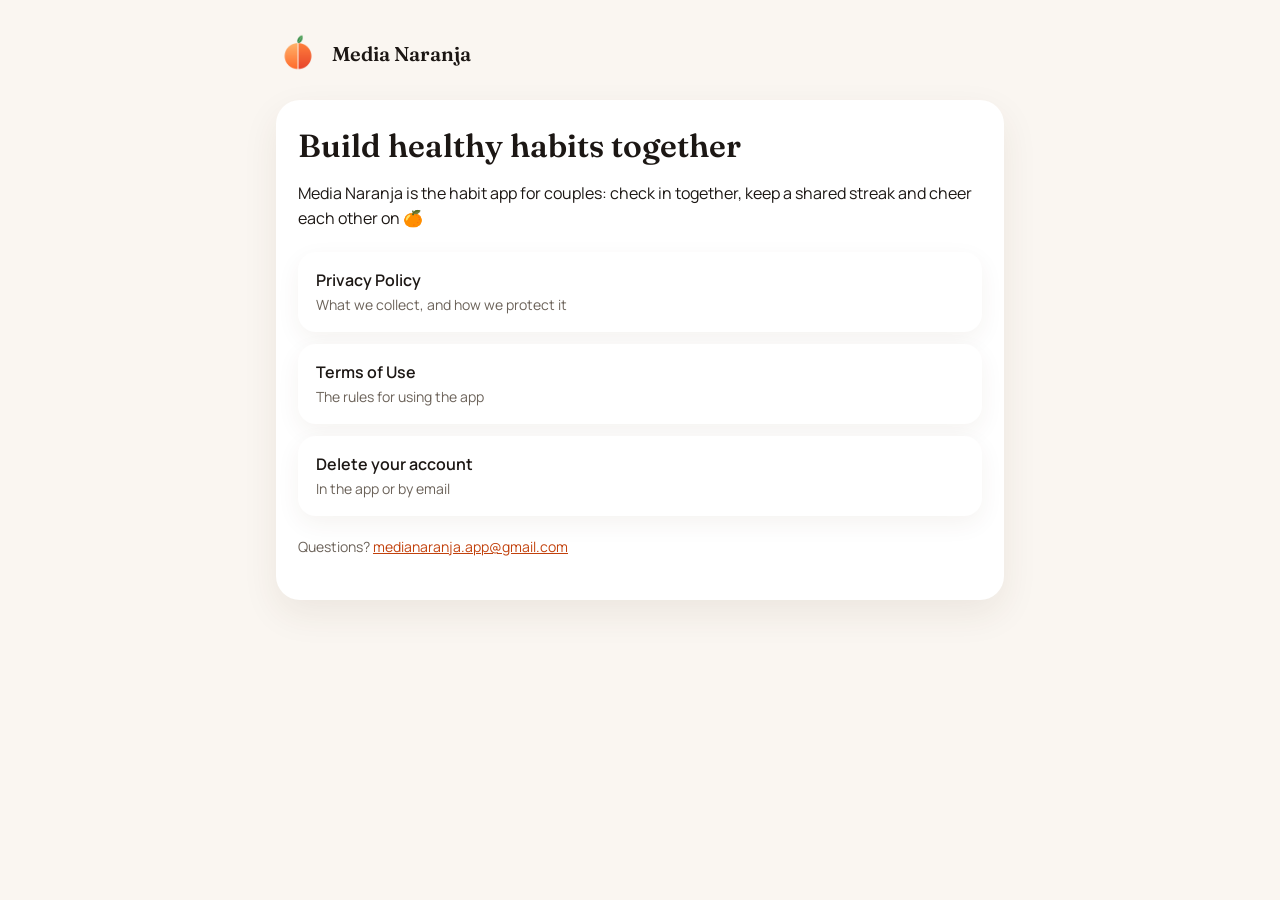
<file: index.html>
<!doctype html>
<html lang="en">
<head>
  <meta charset="utf-8">
  <meta name="viewport" content="width=device-width, initial-scale=1">
  <title>Media Naranja</title>
  <meta name="description" content="Media Naranja, the habit app for couples: build healthy habits together.">
  <link rel="icon" href="favicon.png">
  <link rel="preconnect" href="https://fonts.googleapis.com">
  <link rel="preconnect" href="https://fonts.gstatic.com" crossorigin>
  <link href="https://fonts.googleapis.com/css2?family=Fraunces:wght@500;600&family=Manrope:wght@400;600;700&display=swap" rel="stylesheet">
  <link rel="stylesheet" href="style.css">
</head>
<body>
<main>
  <header><img src="icon.png" alt=""><a href="./">Media Naranja</a></header>
  <article>
    <h1>Build healthy habits together</h1>
    <p>Media Naranja is the habit app for couples: check in together, keep a shared streak and cheer each other on 🍊</p>
    <nav class="links">
      <a href="privacy.html">Privacy Policy<span>What we collect, and how we protect it</span></a>
      <a href="terms.html">Terms of Use<span>The rules for using the app</span></a>
      <a href="delete-account.html">Delete your account<span>In the app or by email</span></a>
    </nav>
    <p class="muted" style="margin-top: 20px">Questions? <a href="mailto:medianaranja.app@gmail.com">medianaranja.app@gmail.com</a></p>
  </article>
</main>
</body>
</html>
</file>
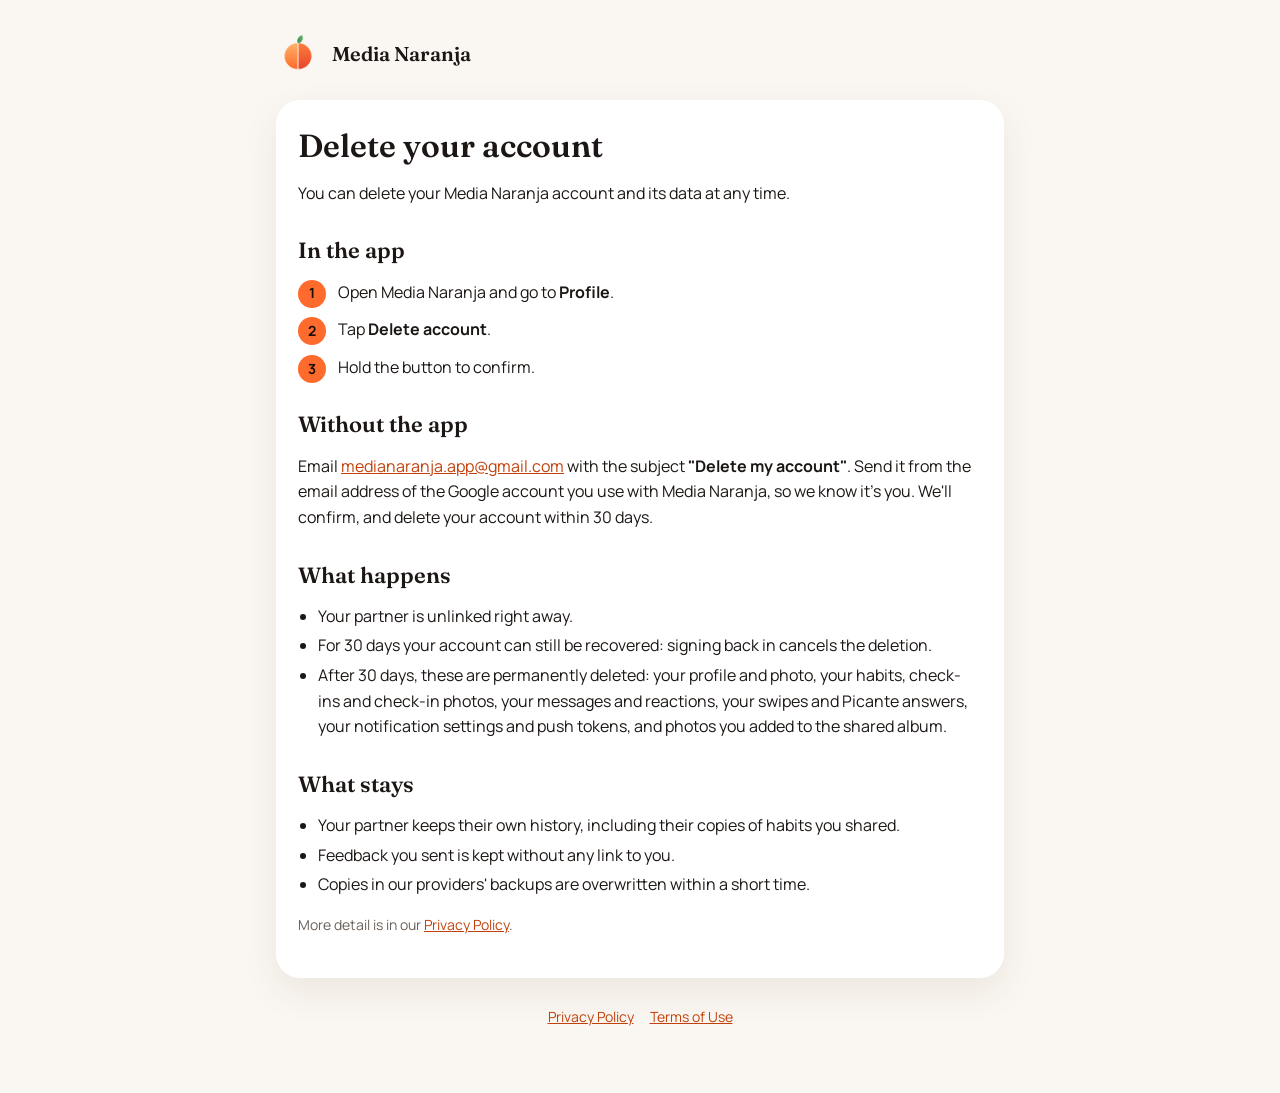
<file: delete-account.html>
<!doctype html>
<html lang="en">
<head>
  <meta charset="utf-8">
  <meta name="viewport" content="width=device-width, initial-scale=1">
  <title>Delete your account · Media Naranja</title>
  <meta name="description" content="How to delete your Media Naranja account and data, in the app or by email.">
  <link rel="icon" href="favicon.png">
  <link rel="preconnect" href="https://fonts.googleapis.com">
  <link rel="preconnect" href="https://fonts.gstatic.com" crossorigin>
  <link href="https://fonts.googleapis.com/css2?family=Fraunces:wght@500;600&family=Manrope:wght@400;600;700&display=swap" rel="stylesheet">
  <link rel="stylesheet" href="style.css">
</head>
<body>
<main>
  <header><img src="icon.png" alt=""><a href="./">Media Naranja</a></header>
  <article>
    <h1>Delete your account</h1>
    <p>You can delete your Media Naranja account and its data at any time.</p>

    <h2>In the app</h2>
    <ol class="steps">
      <li>Open Media Naranja and go to <strong>Profile</strong>.</li>
      <li>Tap <strong>Delete account</strong>.</li>
      <li>Hold the button to confirm.</li>
    </ol>

    <h2>Without the app</h2>
    <p>Email <a href="mailto:medianaranja.app@gmail.com?subject=Delete%20my%20account">medianaranja.app@gmail.com</a> with the subject <strong>"Delete my account"</strong>. Send it from the email address of the Google account you use with Media Naranja, so we know it's you. We'll confirm, and delete your account within 30 days.</p>

    <h2>What happens</h2>
    <ul>
      <li>Your partner is unlinked right away.</li>
      <li>For 30 days your account can still be recovered: signing back in cancels the deletion.</li>
      <li>After 30 days, these are permanently deleted: your profile and photo, your habits, check-ins and check-in photos, your messages and reactions, your swipes and Picante answers, your notification settings and push tokens, and photos you added to the shared album.</li>
    </ul>

    <h2>What stays</h2>
    <ul>
      <li>Your partner keeps their own history, including their copies of habits you shared.</li>
      <li>Feedback you sent is kept without any link to you.</li>
      <li>Copies in our providers' backups are overwritten within a short time.</li>
    </ul>

    <p class="muted">More detail is in our <a href="privacy.html">Privacy Policy</a>.</p>
  </article>
  <footer class="muted"><a href="privacy.html">Privacy Policy</a><a href="terms.html">Terms of Use</a></footer>
</main>
</body>
</html>
</file>
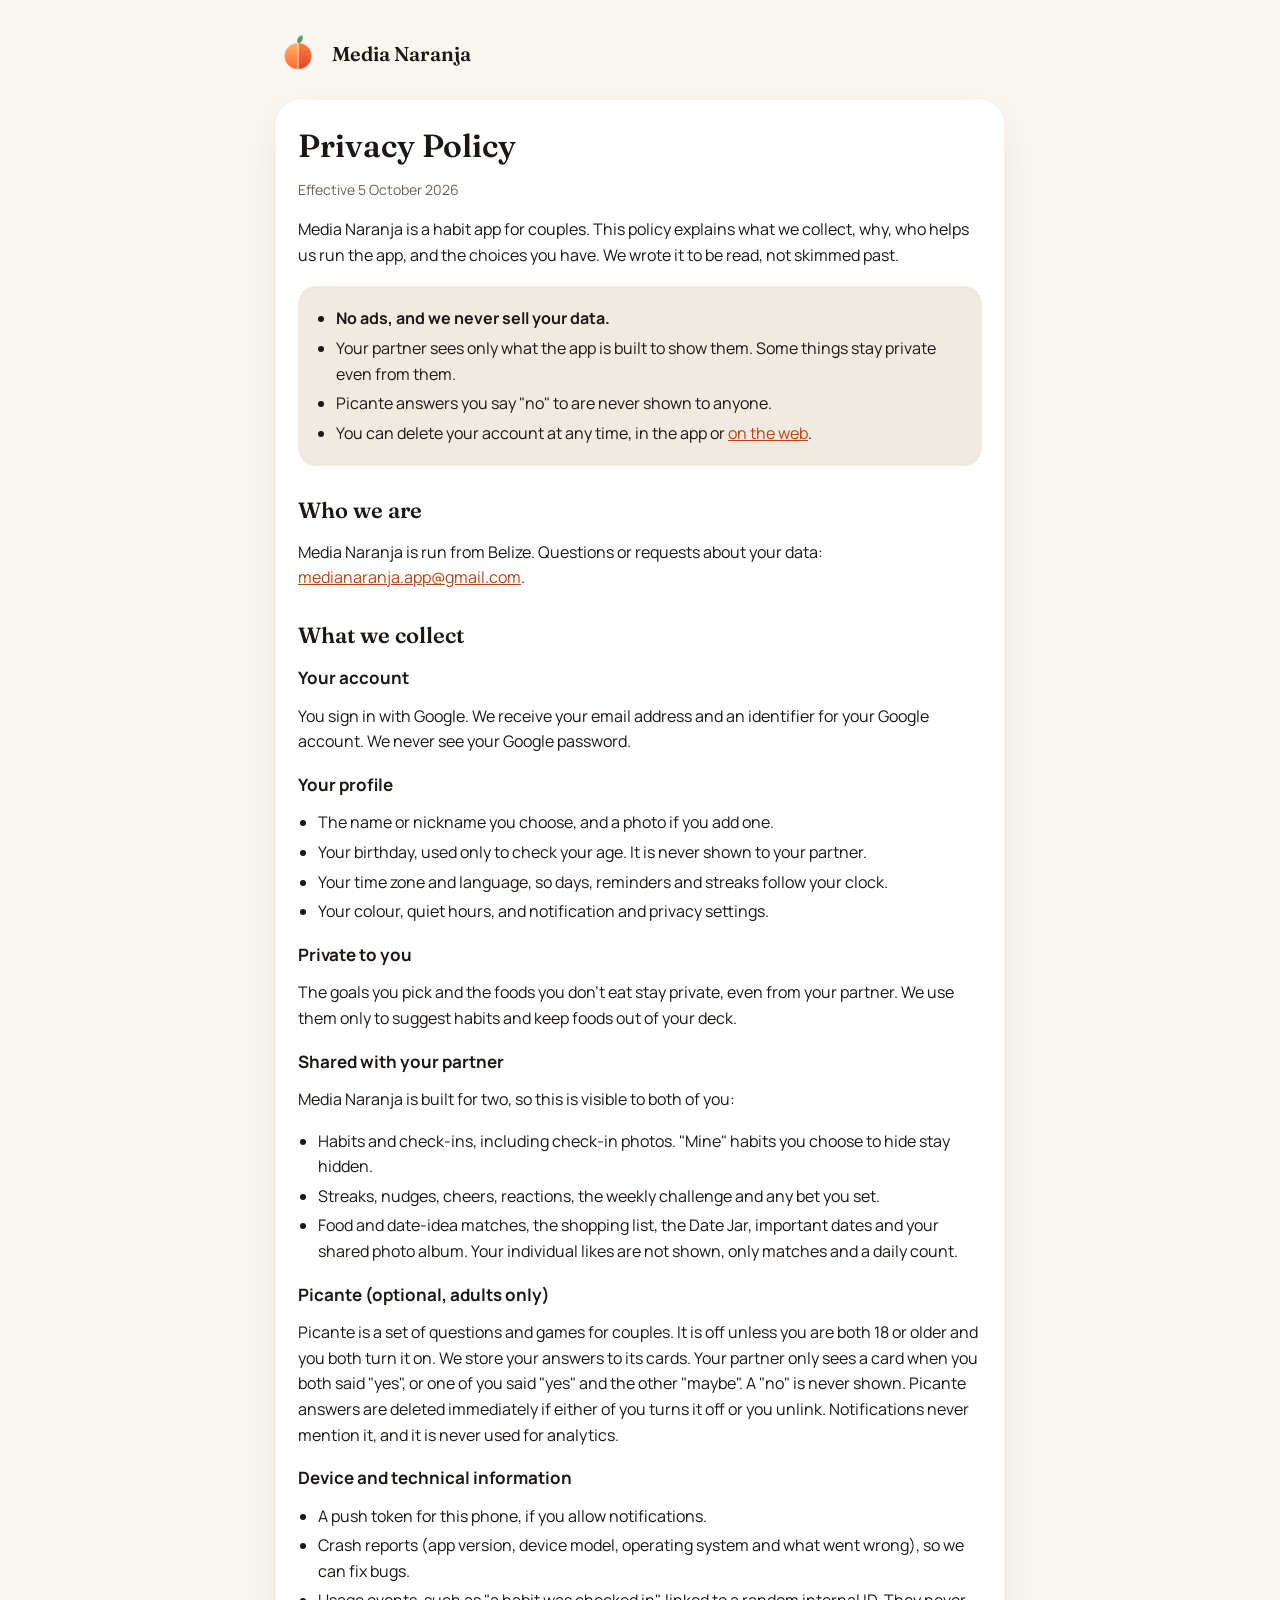
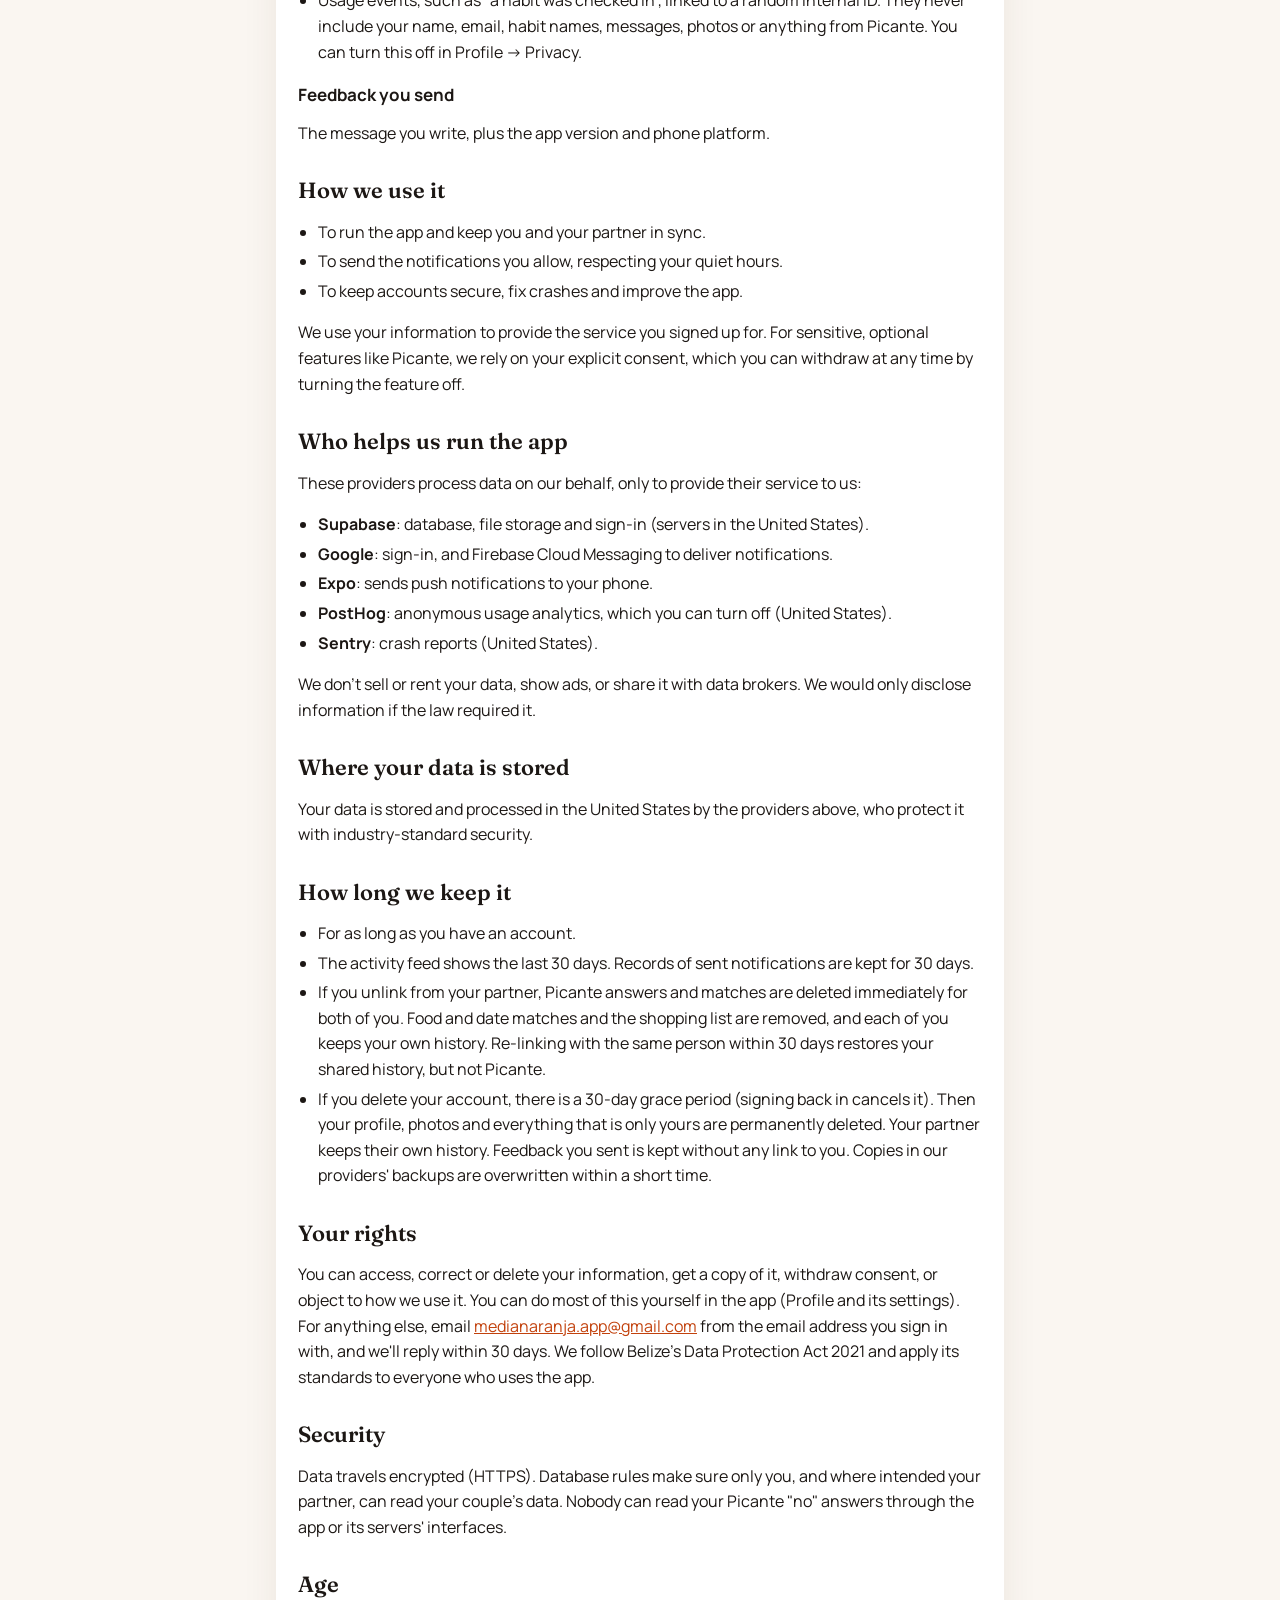
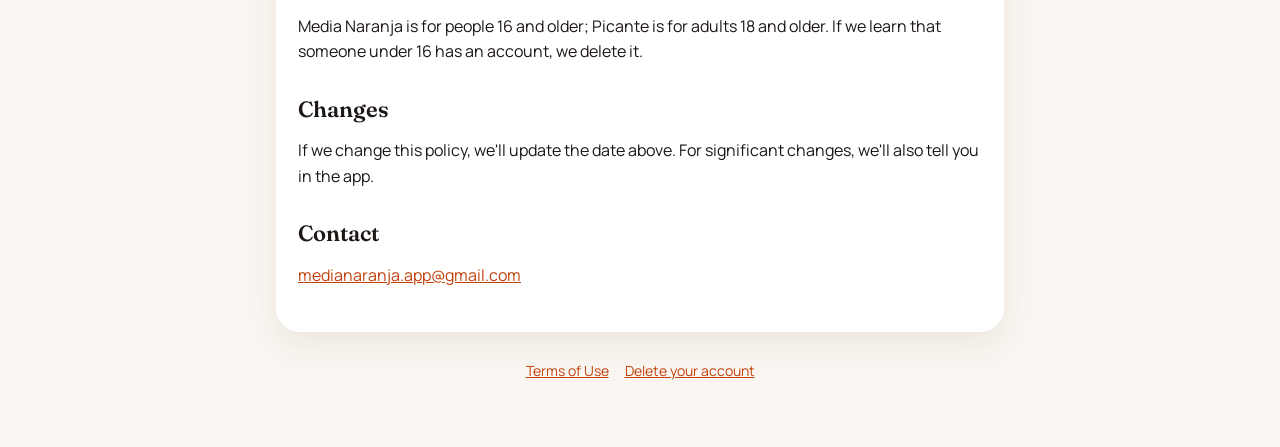
<file: privacy.html>
<!doctype html>
<html lang="en">
<head>
  <meta charset="utf-8">
  <meta name="viewport" content="width=device-width, initial-scale=1">
  <title>Privacy Policy · Media Naranja</title>
  <meta name="description" content="How Media Naranja handles your data: no ads, never sold, private between you and your partner.">
  <link rel="icon" href="favicon.png">
  <link rel="preconnect" href="https://fonts.googleapis.com">
  <link rel="preconnect" href="https://fonts.gstatic.com" crossorigin>
  <link href="https://fonts.googleapis.com/css2?family=Fraunces:wght@500;600&family=Manrope:wght@400;600;700&display=swap" rel="stylesheet">
  <link rel="stylesheet" href="style.css">
</head>
<body>
<main>
  <header><img src="icon.png" alt=""><a href="./">Media Naranja</a></header>
  <article>
    <h1>Privacy Policy</h1>
    <p class="muted">Effective 5 October 2026</p>

    <p>Media Naranja is a habit app for couples. This policy explains what we collect, why, who helps us run the app, and the choices you have. We wrote it to be read, not skimmed past.</p>

    <div class="summary">
      <ul>
        <li><strong>No ads, and we never sell your data.</strong></li>
        <li>Your partner sees only what the app is built to show them. Some things stay private even from them.</li>
        <li>Picante answers you say "no" to are never shown to anyone.</li>
        <li>You can delete your account at any time, in the app or <a href="delete-account.html">on the web</a>.</li>
      </ul>
    </div>

    <h2>Who we are</h2>
    <p>Media Naranja is run from Belize. Questions or requests about your data: <a href="mailto:medianaranja.app@gmail.com">medianaranja.app@gmail.com</a>.</p>

    <h2>What we collect</h2>

    <h3>Your account</h3>
    <p>You sign in with Google. We receive your email address and an identifier for your Google account. We never see your Google password.</p>

    <h3>Your profile</h3>
    <ul>
      <li>The name or nickname you choose, and a photo if you add one.</li>
      <li>Your birthday, used only to check your age. It is never shown to your partner.</li>
      <li>Your time zone and language, so days, reminders and streaks follow your clock.</li>
      <li>Your colour, quiet hours, and notification and privacy settings.</li>
    </ul>

    <h3>Private to you</h3>
    <p>The goals you pick and the foods you don't eat stay private, even from your partner. We use them only to suggest habits and keep foods out of your deck.</p>

    <h3>Shared with your partner</h3>
    <p>Media Naranja is built for two, so this is visible to both of you:</p>
    <ul>
      <li>Habits and check-ins, including check-in photos. "Mine" habits you choose to hide stay hidden.</li>
      <li>Streaks, nudges, cheers, reactions, the weekly challenge and any bet you set.</li>
      <li>Food and date-idea matches, the shopping list, the Date Jar, important dates and your shared photo album. Your individual likes are not shown, only matches and a daily count.</li>
    </ul>

    <h3>Picante (optional, adults only)</h3>
    <p>Picante is a set of questions and games for couples. It is off unless you are both 18 or older and you both turn it on. We store your answers to its cards. Your partner only sees a card when you both said "yes", or one of you said "yes" and the other "maybe". A "no" is never shown. Picante answers are deleted immediately if either of you turns it off or you unlink. Notifications never mention it, and it is never used for analytics.</p>

    <h3>Device and technical information</h3>
    <ul>
      <li>A push token for this phone, if you allow notifications.</li>
      <li>Crash reports (app version, device model, operating system and what went wrong), so we can fix bugs.</li>
      <li>Usage events, such as "a habit was checked in", linked to a random internal ID. They never include your name, email, habit names, messages, photos or anything from Picante. You can turn this off in Profile → Privacy.</li>
    </ul>

    <h3>Feedback you send</h3>
    <p>The message you write, plus the app version and phone platform.</p>

    <h2>How we use it</h2>
    <ul>
      <li>To run the app and keep you and your partner in sync.</li>
      <li>To send the notifications you allow, respecting your quiet hours.</li>
      <li>To keep accounts secure, fix crashes and improve the app.</li>
    </ul>
    <p>We use your information to provide the service you signed up for. For sensitive, optional features like Picante, we rely on your explicit consent, which you can withdraw at any time by turning the feature off.</p>

    <h2>Who helps us run the app</h2>
    <p>These providers process data on our behalf, only to provide their service to us:</p>
    <ul>
      <li><strong>Supabase</strong>: database, file storage and sign-in (servers in the United States).</li>
      <li><strong>Google</strong>: sign-in, and Firebase Cloud Messaging to deliver notifications.</li>
      <li><strong>Expo</strong>: sends push notifications to your phone.</li>
      <li><strong>PostHog</strong>: anonymous usage analytics, which you can turn off (United States).</li>
      <li><strong>Sentry</strong>: crash reports (United States).</li>
    </ul>
    <p>We don't sell or rent your data, show ads, or share it with data brokers. We would only disclose information if the law required it.</p>

    <h2>Where your data is stored</h2>
    <p>Your data is stored and processed in the United States by the providers above, who protect it with industry-standard security.</p>

    <h2>How long we keep it</h2>
    <ul>
      <li>For as long as you have an account.</li>
      <li>The activity feed shows the last 30 days. Records of sent notifications are kept for 30 days.</li>
      <li>If you unlink from your partner, Picante answers and matches are deleted immediately for both of you. Food and date matches and the shopping list are removed, and each of you keeps your own history. Re-linking with the same person within 30 days restores your shared history, but not Picante.</li>
      <li>If you delete your account, there is a 30-day grace period (signing back in cancels it). Then your profile, photos and everything that is only yours are permanently deleted. Your partner keeps their own history. Feedback you sent is kept without any link to you. Copies in our providers' backups are overwritten within a short time.</li>
    </ul>

    <h2>Your rights</h2>
    <p>You can access, correct or delete your information, get a copy of it, withdraw consent, or object to how we use it. You can do most of this yourself in the app (Profile and its settings). For anything else, email <a href="mailto:medianaranja.app@gmail.com">medianaranja.app@gmail.com</a> from the email address you sign in with, and we'll reply within 30 days. We follow Belize's Data Protection Act 2021 and apply its standards to everyone who uses the app.</p>

    <h2>Security</h2>
    <p>Data travels encrypted (HTTPS). Database rules make sure only you, and where intended your partner, can read your couple's data. Nobody can read your Picante "no" answers through the app or its servers' interfaces.</p>

    <h2>Age</h2>
    <p>Media Naranja is for people 16 and older; Picante is for adults 18 and older. If we learn that someone under 16 has an account, we delete it.</p>

    <h2>Changes</h2>
    <p>If we change this policy, we'll update the date above. For significant changes, we'll also tell you in the app.</p>

    <h2>Contact</h2>
    <p><a href="mailto:medianaranja.app@gmail.com">medianaranja.app@gmail.com</a></p>
  </article>
  <footer class="muted"><a href="terms.html">Terms of Use</a><a href="delete-account.html">Delete your account</a></footer>
</main>
</body>
</html>
</file>
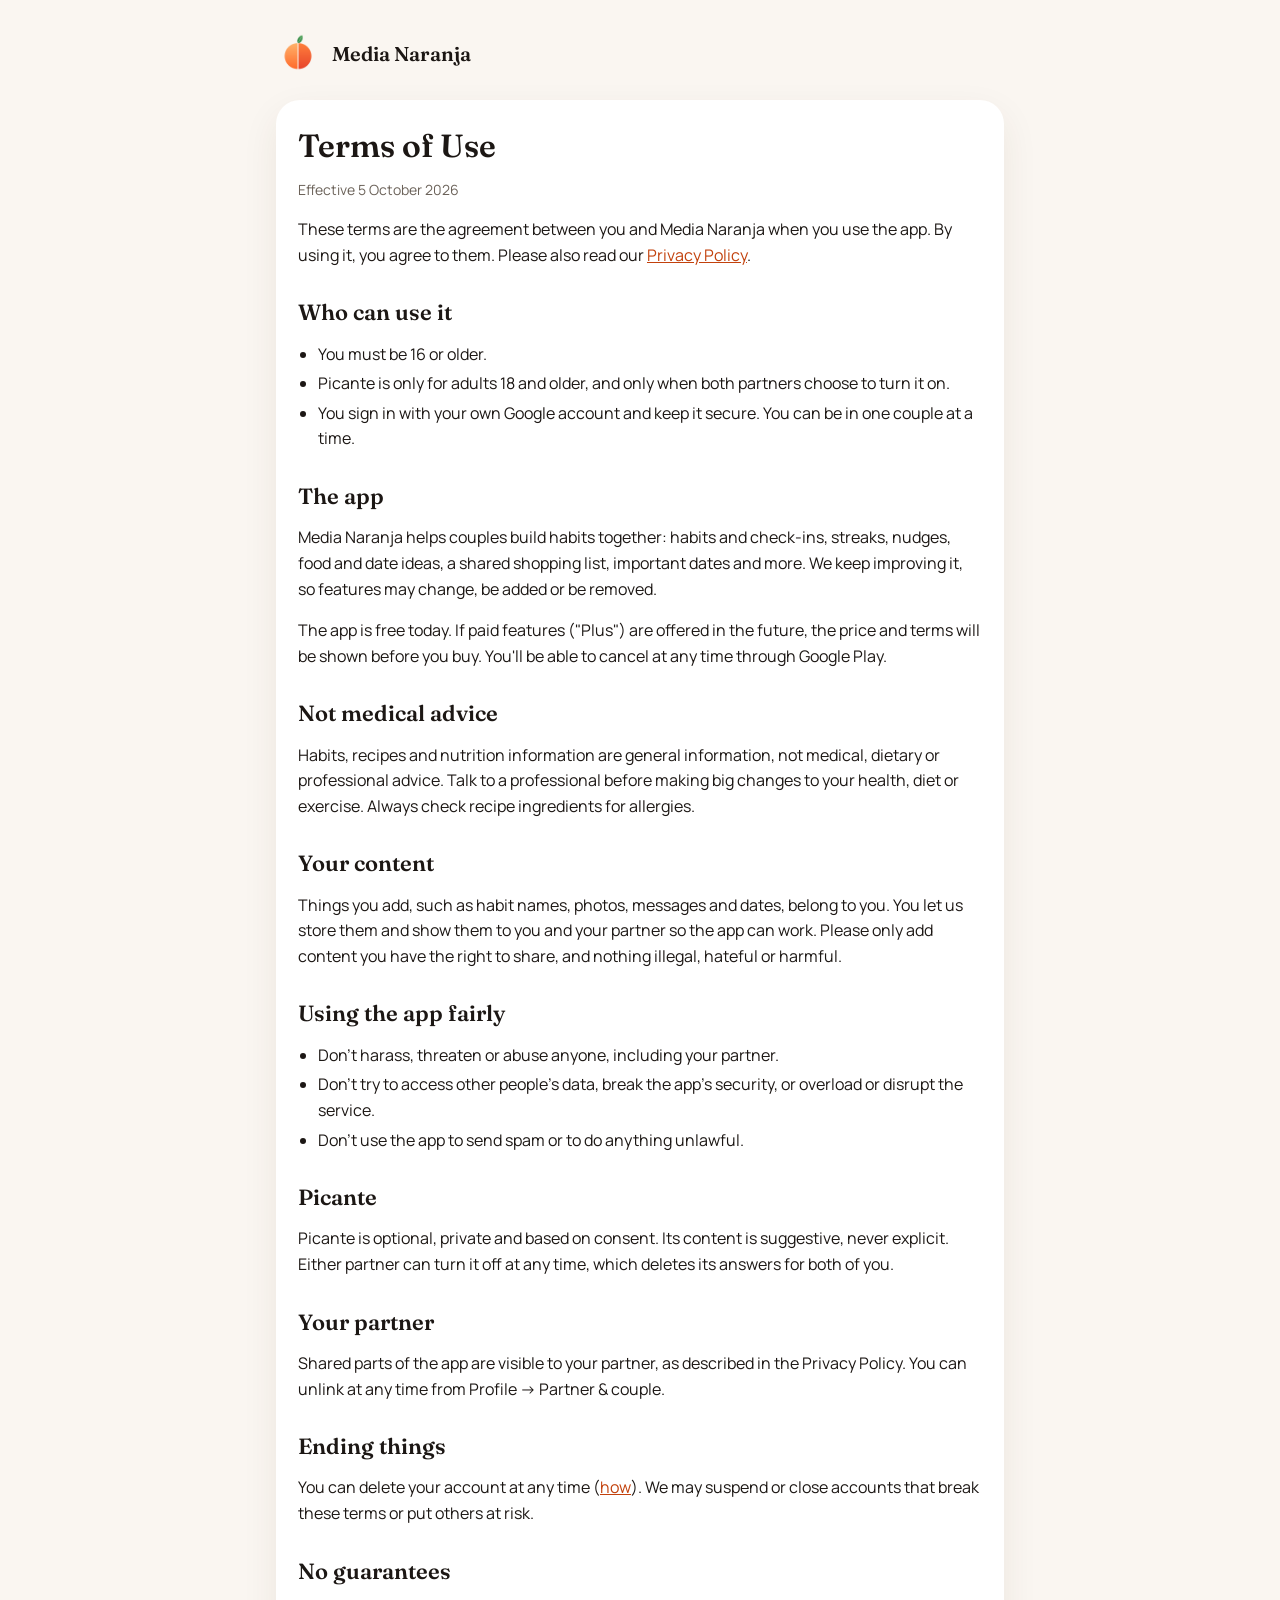
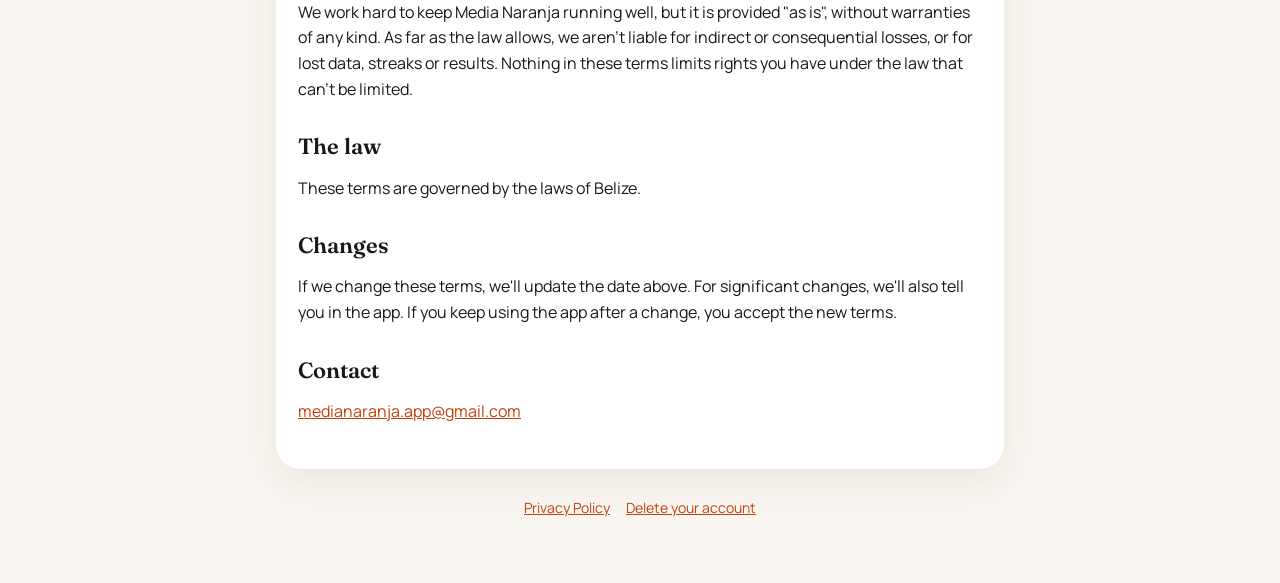
<file: terms.html>
<!doctype html>
<html lang="en">
<head>
  <meta charset="utf-8">
  <meta name="viewport" content="width=device-width, initial-scale=1">
  <title>Terms of Use · Media Naranja</title>
  <meta name="description" content="The terms for using Media Naranja, the habit app for couples.">
  <link rel="icon" href="favicon.png">
  <link rel="preconnect" href="https://fonts.googleapis.com">
  <link rel="preconnect" href="https://fonts.gstatic.com" crossorigin>
  <link href="https://fonts.googleapis.com/css2?family=Fraunces:wght@500;600&family=Manrope:wght@400;600;700&display=swap" rel="stylesheet">
  <link rel="stylesheet" href="style.css">
</head>
<body>
<main>
  <header><img src="icon.png" alt=""><a href="./">Media Naranja</a></header>
  <article>
    <h1>Terms of Use</h1>
    <p class="muted">Effective 5 October 2026</p>

    <p>These terms are the agreement between you and Media Naranja when you use the app. By using it, you agree to them. Please also read our <a href="privacy.html">Privacy Policy</a>.</p>

    <h2>Who can use it</h2>
    <ul>
      <li>You must be 16 or older.</li>
      <li>Picante is only for adults 18 and older, and only when both partners choose to turn it on.</li>
      <li>You sign in with your own Google account and keep it secure. You can be in one couple at a time.</li>
    </ul>

    <h2>The app</h2>
    <p>Media Naranja helps couples build habits together: habits and check-ins, streaks, nudges, food and date ideas, a shared shopping list, important dates and more. We keep improving it, so features may change, be added or be removed.</p>
    <p>The app is free today. If paid features ("Plus") are offered in the future, the price and terms will be shown before you buy. You'll be able to cancel at any time through Google Play.</p>

    <h2>Not medical advice</h2>
    <p>Habits, recipes and nutrition information are general information, not medical, dietary or professional advice. Talk to a professional before making big changes to your health, diet or exercise. Always check recipe ingredients for allergies.</p>

    <h2>Your content</h2>
    <p>Things you add, such as habit names, photos, messages and dates, belong to you. You let us store them and show them to you and your partner so the app can work. Please only add content you have the right to share, and nothing illegal, hateful or harmful.</p>

    <h2>Using the app fairly</h2>
    <ul>
      <li>Don't harass, threaten or abuse anyone, including your partner.</li>
      <li>Don't try to access other people's data, break the app's security, or overload or disrupt the service.</li>
      <li>Don't use the app to send spam or to do anything unlawful.</li>
    </ul>

    <h2>Picante</h2>
    <p>Picante is optional, private and based on consent. Its content is suggestive, never explicit. Either partner can turn it off at any time, which deletes its answers for both of you.</p>

    <h2>Your partner</h2>
    <p>Shared parts of the app are visible to your partner, as described in the Privacy Policy. You can unlink at any time from Profile → Partner &amp; couple.</p>

    <h2>Ending things</h2>
    <p>You can delete your account at any time (<a href="delete-account.html">how</a>). We may suspend or close accounts that break these terms or put others at risk.</p>

    <h2>No guarantees</h2>
    <p>We work hard to keep Media Naranja running well, but it is provided "as is", without warranties of any kind. As far as the law allows, we aren't liable for indirect or consequential losses, or for lost data, streaks or results. Nothing in these terms limits rights you have under the law that can't be limited.</p>

    <h2>The law</h2>
    <p>These terms are governed by the laws of Belize.</p>

    <h2>Changes</h2>
    <p>If we change these terms, we'll update the date above. For significant changes, we'll also tell you in the app. If you keep using the app after a change, you accept the new terms.</p>

    <h2>Contact</h2>
    <p><a href="mailto:medianaranja.app@gmail.com">medianaranja.app@gmail.com</a></p>
  </article>
  <footer class="muted"><a href="privacy.html">Privacy Policy</a><a href="delete-account.html">Delete your account</a></footer>
</main>
</body>
</html>
</file>
<file: style.css>
:root {
  --bg: #faf6f1;
  --card: #ffffff;
  --raised: #f1eae1;
  --text: #1c1714;
  --muted: #6b6259;
  --accent: #c2410c; /* a deeper naranja, for readable links */
  --line: rgba(28, 23, 20, 0.08);
}
* { box-sizing: border-box; }
html { -webkit-text-size-adjust: 100%; }
body {
  margin: 0;
  background: var(--bg);
  color: var(--text);
  font: 16px/1.6 'Manrope', system-ui, -apple-system, 'Segoe UI', sans-serif;
}
main { max-width: 760px; margin: 0 auto; padding: 32px 16px 64px; }
header { display: flex; align-items: center; gap: 12px; margin-bottom: 24px; }
header img { width: 44px; height: 44px; border-radius: 12px; }
header a { color: var(--text); text-decoration: none; font-family: 'Fraunces', Georgia, serif; font-size: 20px; font-weight: 600; }
article { background: var(--card); border-radius: 24px; padding: 28px 22px; box-shadow: 0 14px 36px rgba(80, 50, 20, 0.08); }
h1, h2, h3 { font-family: 'Fraunces', Georgia, serif; font-weight: 600; line-height: 1.15; }
h1 { font-size: 32px; margin: 0 0 6px; }
h2 { font-size: 22px; margin: 32px 0 8px; }
h3 { font-size: 17px; margin: 20px 0 4px; font-family: 'Manrope', system-ui, sans-serif; font-weight: 700; }
p, li { color: var(--text); }
.muted { color: var(--muted); font-size: 14px; }
a { color: var(--accent); }
ul { padding-left: 20px; }
li { margin: 4px 0; }
.summary { background: var(--raised); border-radius: 18px; padding: 16px 18px; margin: 18px 0 8px; }
.summary ul { margin: 0; }
.steps { counter-reset: step; list-style: none; padding: 0; }
.steps li { counter-increment: step; position: relative; padding-left: 40px; margin: 12px 0; }
.steps li::before {
  content: counter(step); position: absolute; left: 0; top: 0; width: 28px; height: 28px; border-radius: 50%;
  background: #ff6b2c; color: #1a0f08; font-weight: 700; display: flex; align-items: center; justify-content: center; font-size: 14px;
}
nav.links { display: grid; gap: 12px; margin-top: 20px; }
nav.links a {
  display: block; background: var(--card); border-radius: 18px; padding: 16px 18px; text-decoration: none; color: var(--text);
  box-shadow: 0 8px 24px rgba(80, 50, 20, 0.06); font-weight: 600;
}
nav.links a span { display: block; color: var(--muted); font-weight: 400; font-size: 14px; }
footer { margin-top: 28px; text-align: center; }
footer a { margin: 0 8px; }
</file>
